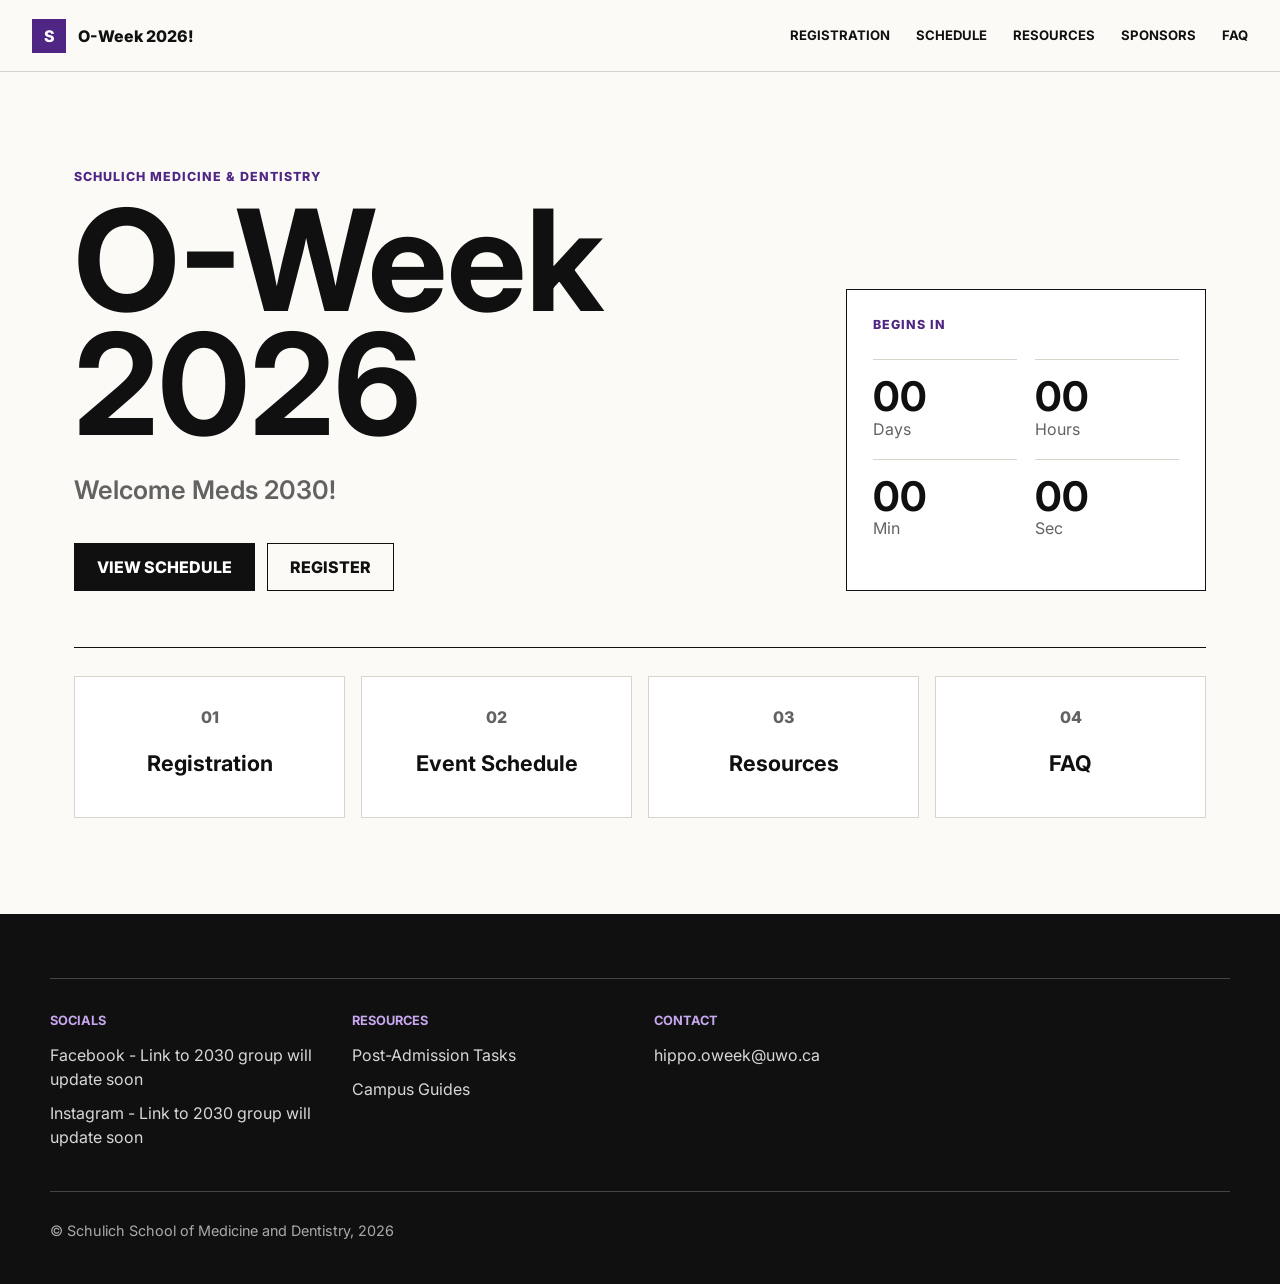
<file: index.html>
<!DOCTYPE html>
<html lang="en">
<head>
  <meta charset="UTF-8">
  <meta name="viewport" content="width=device-width, initial-scale=1.0">
  <meta name="description" content="Schulich Medicine Orientation Week 2025 for the Class of 2029.">
  <title>Schulich O-Week 2026</title>
  <link rel="preconnect" href="https://fonts.googleapis.com">
  <link rel="preconnect" href="https://fonts.gstatic.com" crossorigin>
  <link href="https://fonts.googleapis.com/css2?family=Inter:wght@400;500;600;700;800&display=swap" rel="stylesheet">
  <link rel="stylesheet" href="styles.css">
</head>
<body>
  <header class="site-header" data-header>
    <a class="brand" href="index.html" aria-label="Schulich Orientation Week home">
      <span class="brand-mark">S</span>
      <span>O-Week 2026!</span>
    </a>
    <button class="nav-toggle" type="button" data-nav-toggle aria-expanded="false" aria-controls="site-nav">
      <span></span><span></span><span></span><span class="sr-only">Open menu</span>
    </button>
    <nav class="site-nav" id="site-nav" data-nav>
      <a href="registration.html">Registration</a>
      <a href="schedule.html">Schedule</a>
      <a href="resources.html">Resources</a>
      <a href="sponsors.html">Sponsors</a>
      <a href="faq.html">FAQ</a>
    </nav>
  </header>

  <main>
    <section class="hero section">
      <div class="hero-grid">
        <div class="hero-copy reveal">
          <p class="eyebrow">Schulich Medicine &amp; Dentistry</p>
          <h1>O-Week 2026</h1>
          <p class="hero-subtitle">Welcome Meds 2030!</p>
          <div class="hero-actions">
            <a class="button button-dark" href="schedule.html">View Schedule</a>
            <!-- EDIT LINK: replace registration.html with the final registration/payment URL if preferred. -->
            <a class="button button-light" href="registration.html">Register</a>
          </div>
        </div>
        <aside class="countdown-panel reveal" aria-label="Countdown to Orientation Week">
          <p class="panel-label">Begins In</p>
          <!-- EDIT DATE: update data-countdown-target when the official O-Week start date/time changes. -->
          <div class="countdown" data-countdown-target="2026-08-25T09:00:00-04:00">
            <div><strong data-days>00</strong><span>Days</span></div>
            <div><strong data-hours>00</strong><span>Hours</span></div>
            <div><strong data-minutes>00</strong><span>Min</span></div>
            <div><strong data-seconds>00</strong><span>Sec</span></div>
          </div>
          <p class="countdown-note"></p>
        </aside>
      </div>

      <div class="editorial-cards reveal" aria-label="Major sections">
        <a class="editorial-card" href="registration.html"><span>01</span><h2>Registration</h2><p></p></a>
        <a class="editorial-card" href="schedule.html"><span>02</span><h2>Event Schedule</h2><p></p></a>
        <a class="editorial-card" href="resources.html"><span>03</span><h2>Resources</h2><p></p></a>
        <a class="editorial-card" href="faq.html"><span>04</span><h2>FAQ</h2><p></p></a>
      </div>
    </section>
  </main>

  <footer class="site-footer">
    <div class="footer-columns">
      <div><h3>Socials</h3><!-- EDIT LINKS: replace # values with final Facebook and Instagram URLs. --><a href="#">Facebook - Link to 2030 group will update soon</a><a href="#">Instagram - Link to 2030 group will update soon</a></div>
      <div><h3>Resources</h3><a href="resources.html">Post-Admission Tasks</a><a href="resources.html">Campus Guides</a></div>
      <div><h3>Contact</h3><a href="mailto:hippo.oweek@uwo.ca">hippo.oweek@uwo.ca</a></div>
    </div>
    <div class="footer-bottom"><p>&copy; Schulich School of Medicine and Dentistry, 2026</p><p></p></div>
  </footer>

  <script src="script.js"></script>
</body>
</html>
</file>
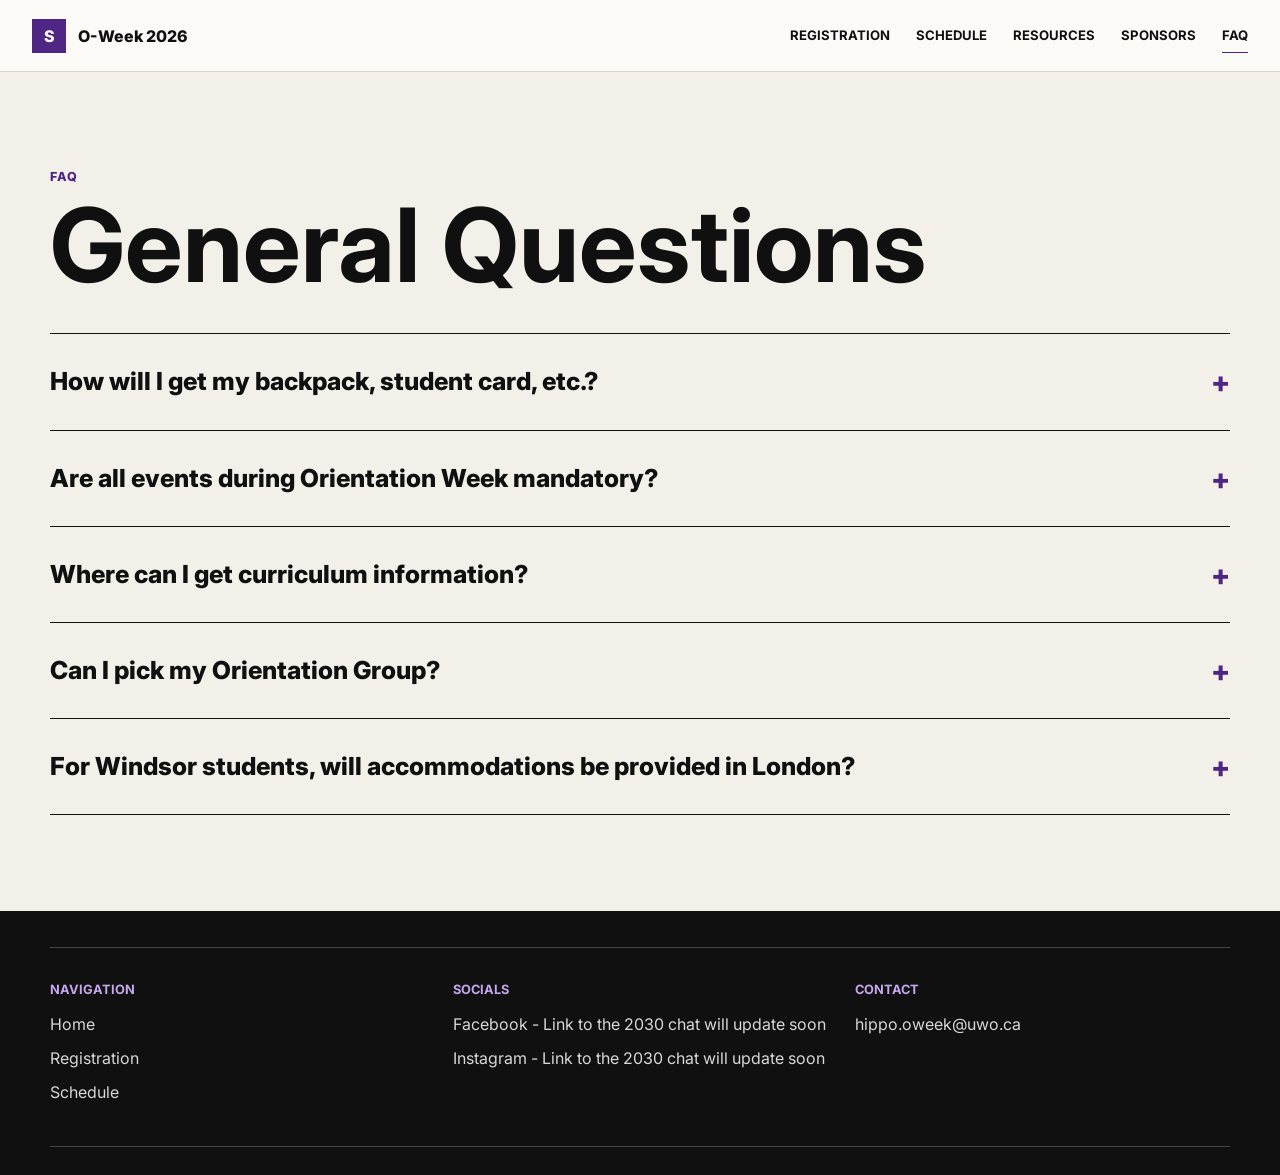
<file: faq.html>
<!DOCTYPE html>
<html lang="en">
<head>
  <meta charset="UTF-8">
  <meta name="viewport" content="width=device-width, initial-scale=1.0">
  <title>FAQ | Schulich O-Week 2026</title>
  <link rel="preconnect" href="https://fonts.googleapis.com">
  <link rel="preconnect" href="https://fonts.gstatic.com" crossorigin>
  <link href="https://fonts.googleapis.com/css2?family=Inter:wght@400;500;600;700;800&display=swap" rel="stylesheet">
  <link rel="stylesheet" href="styles.css">
</head>
<body>
  <header class="site-header" data-header><a class="brand" href="index.html"><span class="brand-mark">S</span><span>O-Week 2026</span></a><button class="nav-toggle" type="button" data-nav-toggle aria-expanded="false" aria-controls="site-nav"><span></span><span></span><span></span><span class="sr-only">Open menu</span></button><nav class="site-nav" id="site-nav" data-nav><a href="registration.html">Registration</a><a href="schedule.html">Schedule</a><a href="resources.html">Resources</a><a href="sponsors.html">Sponsors</a><a href="faq.html" aria-current="page">FAQ</a></nav></header>
  <main class="muted-page">
    <section class="section page-section muted-section">
      <div class="section-heading reveal"><p class="eyebrow">FAQ</p><h1 class="page-title">General Questions</h1></div>
      <div class="faq-list reveal">
        <article class="faq-item"><button type="button" aria-expanded="false">How will I get my backpack, student card, etc.?</button><div class="faq-answer"><p>Backpacks will be distributed during UME programming during O-Week. Last year, they were handed out on the Wednesday! Watch for official UME email about student card details.</p></div></article>
        <article class="faq-item"><button type="button" aria-expanded="false">Are all events during Orientation Week mandatory?</button><div class="faq-answer"><p>UME programming is mandatory. Student-led events are highly encouraged and are designed to help you meet classmates and upper-year mentors, however they are not mandatory. If you are unable to attend student-led programming, please let your O-Week leaders know!.</p></div></article>
        <article class="faq-item"><button type="button" aria-expanded="false">Where can I get curriculum information?</button><div class="faq-answer"><p>School calendars are created by UME and distributed via Elentra. Access to Elentra will be communicated with you through email (check your UWO email address) in August.</p></div></article>
        <article class="faq-item"><button type="button" aria-expanded="false">Can I pick my Orientation Group?</button><div class="faq-answer"><p>Unfortunately not - groups are created to help you meet as many classmates as possible. But don't worry, we have also scheduled many larger team events and class-wide socials that will allow you to grow your network here at Schulich!</p></div></article>
        <article class="faq-item"><button type="button" aria-expanded="false">For Windsor students, will accommodations be provided in London?</button><div class="faq-answer"><p>The Learner Experience Office coordinates accommodations for Windsor students. Please monitor your email and contact LEO or the O-Week team with questions.</p></div></article>
      </div>
    </section>
  </main>
  <footer class="site-footer compact-footer"><div class="footer-columns"><div><h3>Navigation</h3><a href="index.html">Home</a><a href="registration.html">Registration</a><a href="schedule.html">Schedule</a></div><div><h3>Socials</h3><!-- EDIT LINKS: replace # values with final Facebook and Instagram URLs. --><a href="#">Facebook - Link to the 2030 chat will update soon</a><a href="#">Instagram - Link to the 2030 chat will update soon</a></div><div><h3>Contact</h3><a href="mailto:hippo.oweek@uwo.ca">hippo.oweek@uwo.ca</a></div></div></footer>
  <script src="script.js"></script>
</body>
</html>
</file>
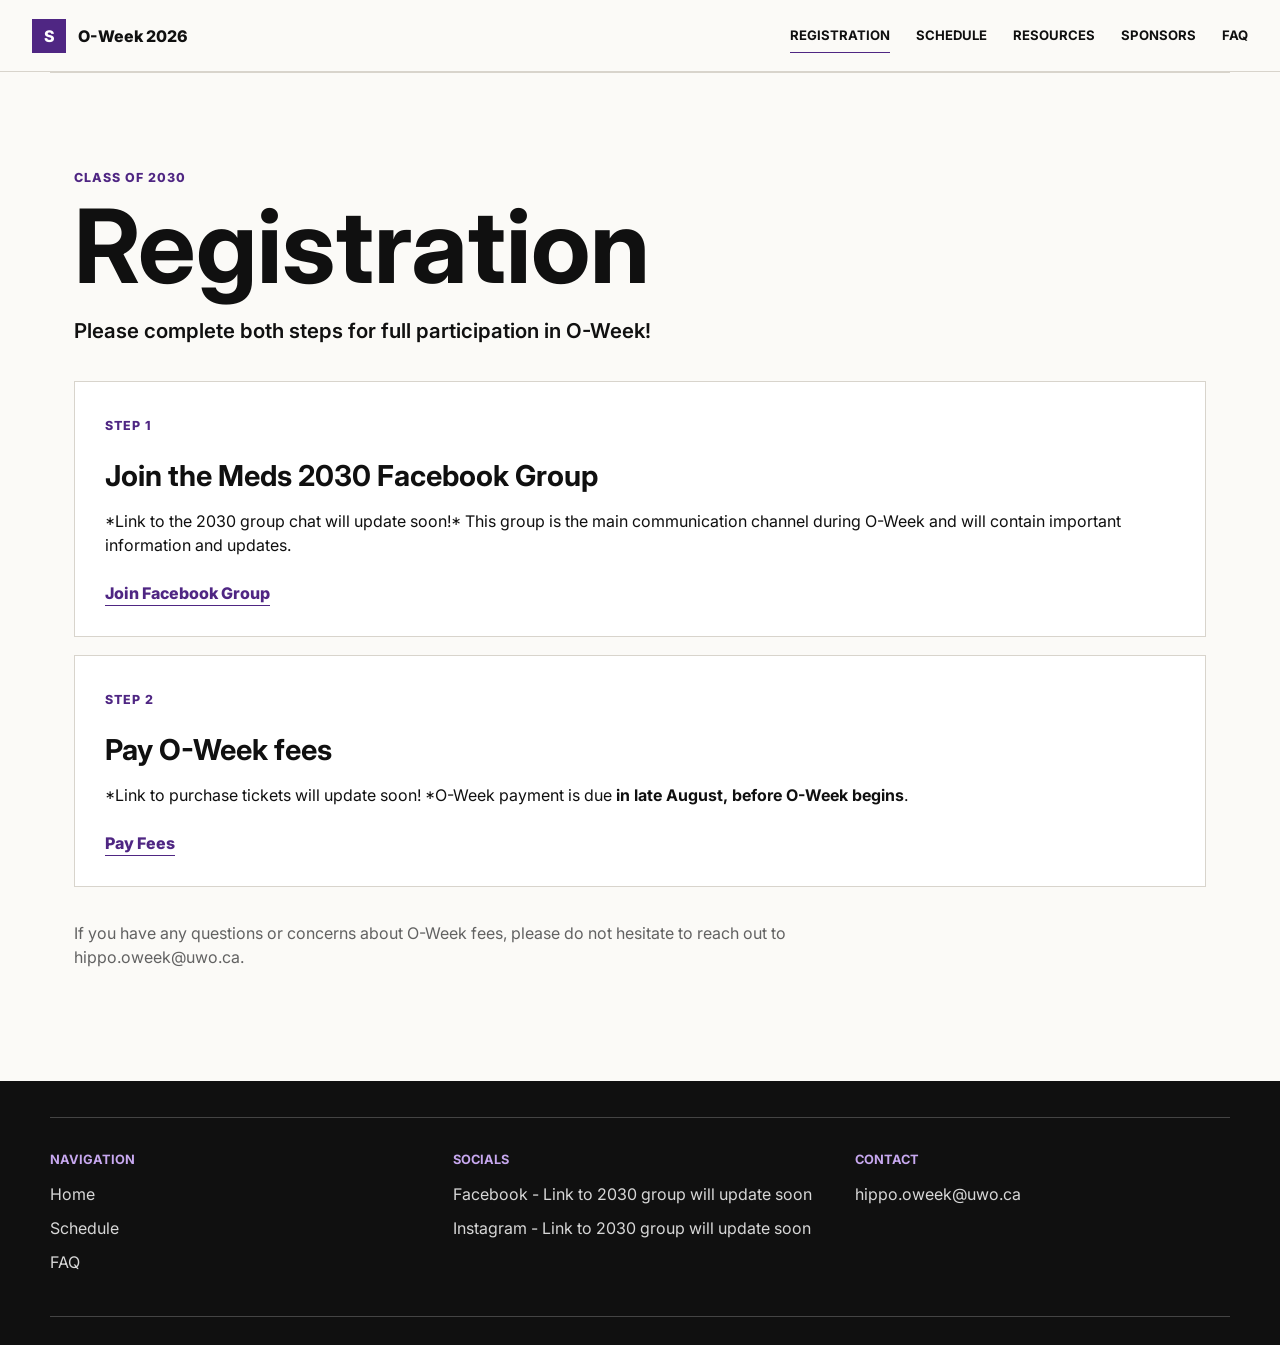
<file: registration.html>
<!DOCTYPE html>
<html lang="en">
<head>
  <meta charset="UTF-8">
  <meta name="viewport" content="width=device-width, initial-scale=1.0">
  <title>Registration | Schulich O-Week 2026</title>
  <link rel="preconnect" href="https://fonts.googleapis.com">
  <link rel="preconnect" href="https://fonts.gstatic.com" crossorigin>
  <link href="https://fonts.googleapis.com/css2?family=Inter:wght@400;500;600;700;800&display=swap" rel="stylesheet">
  <link rel="stylesheet" href="styles.css">
</head>
<body>
  <header class="site-header" data-header>
    <a class="brand" href="index.html"><span class="brand-mark">S</span><span>O-Week 2026</span></a>
    <button class="nav-toggle" type="button" data-nav-toggle aria-expanded="false" aria-controls="site-nav"><span></span><span></span><span></span><span class="sr-only">Open menu</span></button>
    <nav class="site-nav" id="site-nav" data-nav><a href="registration.html" aria-current="page">Registration</a><a href="schedule.html">Schedule</a><a href="resources.html">Resources</a><a href="sponsors.html">Sponsors</a><a href="faq.html">FAQ</a></nav>
  </header>
  <main>
    <section class="section page-section registration-page">
      <div class="section-heading reveal"><p class="eyebrow">Class of 2030</p><h1 class="page-title">Registration</h1></div>
      <div class="content-column reveal">
        <p class="lead">Please complete both steps for full participation in O-Week!</p>
        <div class="step-list">
          <article class="step-card"><span class="step-number">Step 1</span><h2>Join the Meds 2030 Facebook Group</h2><p>*Link to the 2030 group chat will update soon!* This group is the main communication channel during O-Week and will contain important information and updates.</p><!-- EDIT LINK: replace # with the official Meds 2029 Facebook Group URL. --><a class="text-link" href="#">Join Facebook Group</a></article>
          <article class="step-card"><span class="step-number">Step 2</span><h2>Pay O-Week fees</h2><p>*Link to purchase tickets will update soon! *O-Week payment is due <strong>in late August, before O-Week begins</strong>. </p><!-- EDIT LINK: replace # with the final Western Storefront payment URL. --><a class="text-link" href="#">Pay Fees</a></article>
        </div>
        <p class="note">If you have any questions or concerns about O-Week fees, please do not hesitate to reach out to <a href="mailto:hippoowk@uwo.ca">hippo.oweek@uwo.ca</a>.</p>
      </div>
    </section>
  </main>
  <footer class="site-footer compact-footer"><div class="footer-columns"><div><h3>Navigation</h3><a href="index.html">Home</a><a href="schedule.html">Schedule</a><a href="faq.html">FAQ</a></div><div><h3>Socials</h3><!-- EDIT LINKS: replace # values with final Facebook and Instagram URLs. --><a href="#">Facebook - Link to 2030 group will update soon</a><a href="#">Instagram - Link to 2030 group will update soon</a></div><div><h3>Contact</h3><a href="mailto:hippo.oweek@uwo.ca">hippo.oweek@uwo.ca</a></div></div></footer>
  <script src="script.js"></script>
</body>
</html>
</file>
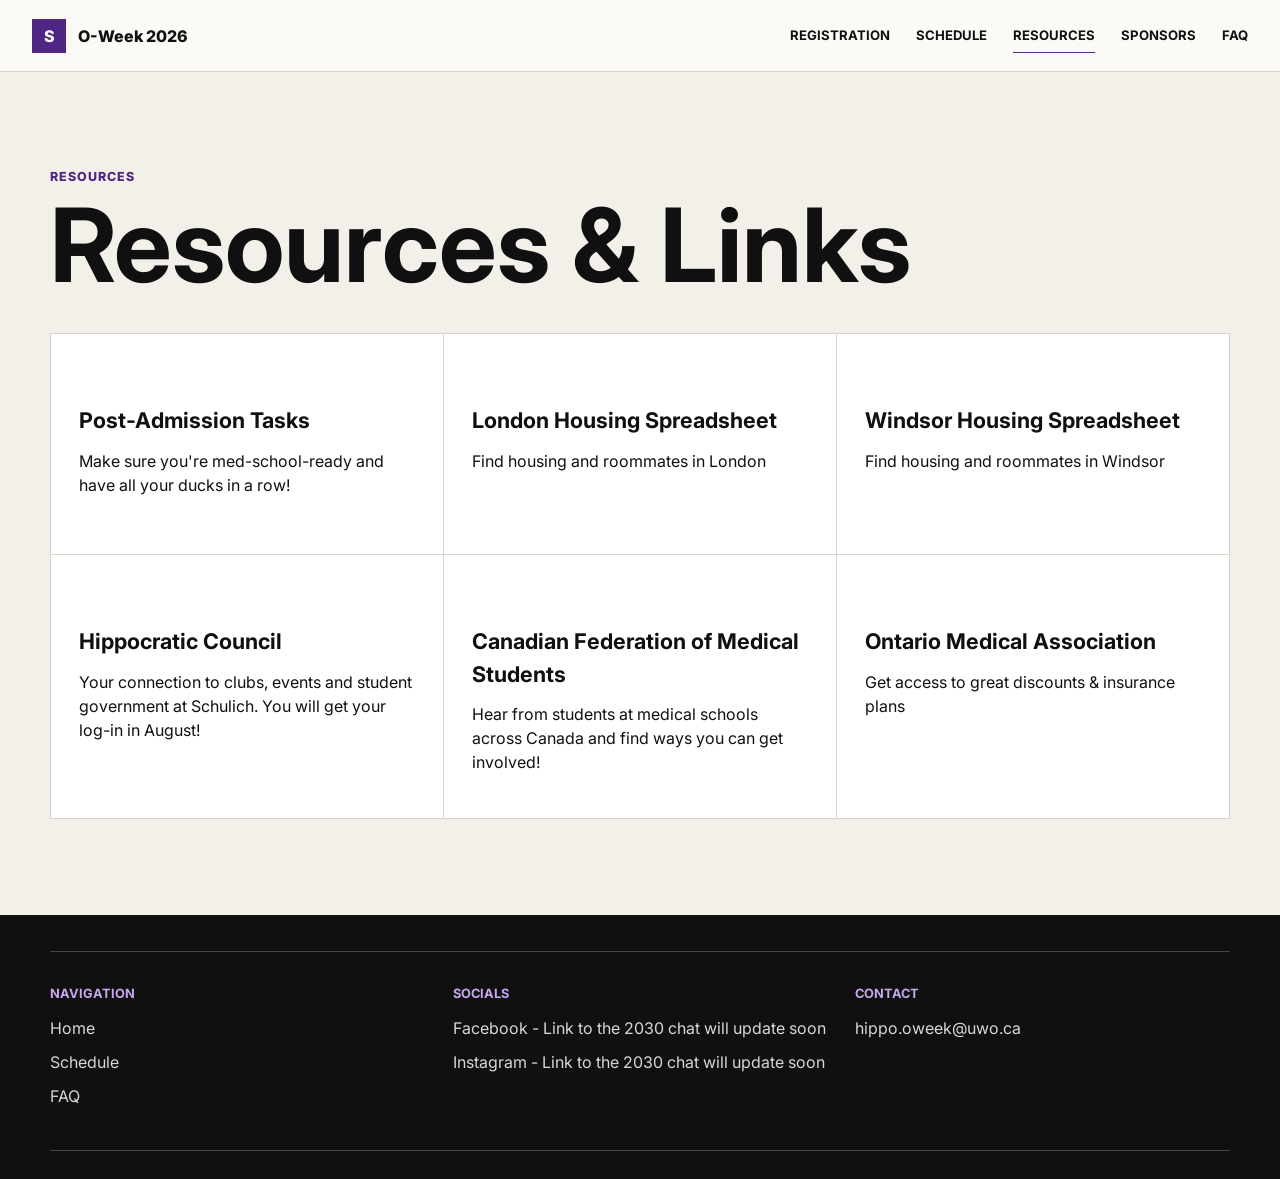
<file: resources.html>
<!DOCTYPE html>
<html lang="en">
<head>
  <meta charset="UTF-8">
  <meta name="viewport" content="width=device-width, initial-scale=1.0">
  <title>Resources | Schulich O-Week 2026</title>
  <link rel="preconnect" href="https://fonts.googleapis.com">
  <link rel="preconnect" href="https://fonts.gstatic.com" crossorigin>
  <link href="https://fonts.googleapis.com/css2?family=Inter:wght@400;500;600;700;800&display=swap" rel="stylesheet">
  <link rel="stylesheet" href="styles.css">
</head>
<body>
  <header class="site-header" data-header><a class="brand" href="index.html"><span class="brand-mark">S</span><span>O-Week 2026</span></a><button class="nav-toggle" type="button" data-nav-toggle aria-expanded="false" aria-controls="site-nav"><span></span><span></span><span></span><span class="sr-only">Open menu</span></button><nav class="site-nav" id="site-nav" data-nav><a href="registration.html">Registration</a><a href="schedule.html">Schedule</a><a href="resources.html" aria-current="page">Resources</a><a href="sponsors.html">Sponsors</a><a href="faq.html">FAQ</a></nav></header>
  <main class="muted-page">
    <section class="section page-section muted-section">
      <div class="section-heading reveal"><p class="eyebrow">Resources</p><h1 class="page-title">Resources & Links</h1></div>
      <div class="resource-grid reveal">
        <!-- EDIT LINKS: replace # values with official resource URLs or PDFs. -->
        <a class="resource-card" href="https://www.schulich.uwo.ca/med-dent-admissions/post-admission/medicine.html"><h2>Post-Admission Tasks</h2><p>Make sure you're med-school-ready and have all your ducks in a row!</p></a>
        <a class="resource-card" href="https://docs.google.com/spreadsheets/d/10kE8i3cYvp8uXxhJyEWV0QCOAwwu7GRhZof2BEp8be8/edit?gid=0#gid=0"><h2>London Housing Spreadsheet </h2><p>Find housing and roommates in London</p></a>
        <a class="resource-card" href="https://docs.google.com/spreadsheets/d/10kE8i3cYvp8uXxhJyEWV0QCOAwwu7GRhZof2BEp8be8/edit?gid=910305252#gid=910305252"><h2>Windsor Housing Spreadsheet</h2><p>Find housing and roommates in Windsor</p></a>
        <a class="resource-card" href="https://uwomeds.com/"><h2>Hippocratic Council</h2><p>Your connection to clubs, events and student government at Schulich. You will get your log-in in August!</p></a>
        <a class="resource-card" href="https://www.cfms.org/"><h2>Canadian Federation of Medical Students</h2><p>Hear from students at medical schools across Canada and find ways you can get involved!</p></a>
        <a class="resource-card" href="https://www.oma.org/"><h2>Ontario Medical Association</h2><p>Get access to great discounts & insurance plans</p></a>
      </div>
    </section>
  </main>
  <footer class="site-footer compact-footer"><div class="footer-columns"><div><h3>Navigation</h3><a href="index.html">Home</a><a href="schedule.html">Schedule</a><a href="faq.html">FAQ</a></div><div><h3>Socials</h3><!-- EDIT LINKS: replace # values with final Facebook and Instagram URLs. --><a href="#">Facebook - Link to the 2030 chat will update soon</a><a href="#">Instagram - Link to the 2030 chat will update soon</a></div><div><h3>Contact</h3><a href="mailto:hippo.oweek@uwo.ca">hippo.oweek@uwo.ca</a></div></div></footer>
  <script src="script.js"></script>
</body>
</html>
</file>
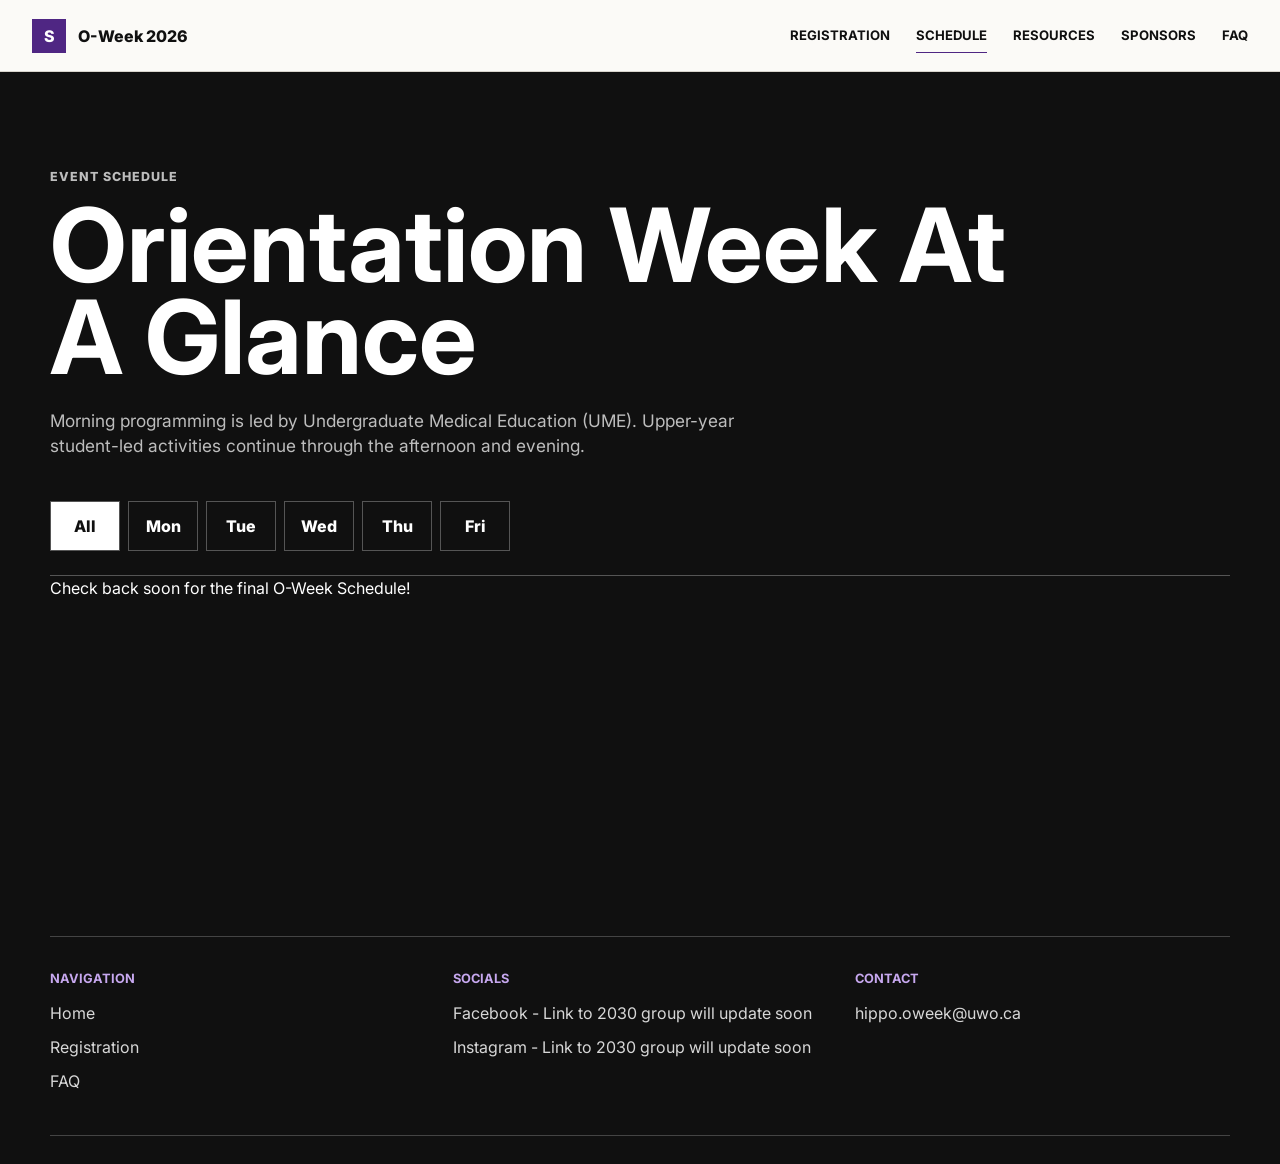
<file: schedule.html>
<!DOCTYPE html>
<html lang="en">
<head>
  <meta charset="UTF-8">
  <meta name="viewport" content="width=device-width, initial-scale=1.0">
  <title>Event Schedule | Schulich O-Week 2026</title>
  <link rel="preconnect" href="https://fonts.googleapis.com">
  <link rel="preconnect" href="https://fonts.gstatic.com" crossorigin>
  <link href="https://fonts.googleapis.com/css2?family=Inter:wght@400;500;600;700;800&display=swap" rel="stylesheet">
  <link rel="stylesheet" href="styles.css">
</head>
<body>
  <header class="site-header" data-header>
    <a class="brand" href="index.html"><span class="brand-mark">S</span><span>O-Week 2026</span></a>
    <button class="nav-toggle" type="button" data-nav-toggle aria-expanded="false" aria-controls="site-nav"><span></span><span></span><span></span><span class="sr-only">Open menu</span></button>
    <nav class="site-nav" id="site-nav" data-nav><a href="registration.html">Registration</a><a href="schedule.html" aria-current="page">Schedule</a><a href="resources.html">Resources</a><a href="sponsors.html">Sponsors</a><a href="faq.html">FAQ</a></nav>
  </header>
  <main class="dark-page">
    <section class="section page-section dark-section">
      <div class="section-heading reveal"><p class="eyebrow">Event Schedule</p><h1 class="page-title">Orientation Week At A Glance</h1><p>Morning programming is led by Undergraduate Medical Education (UME). 
        Upper-year student-led activities continue through the afternoon and evening.</p></div>
      <div class="schedule-shell reveal">
        <div class="schedule-tabs" role="tablist" aria-label="Filter schedule by day"><button class="tab is-active" type="button" data-filter="all">All</button><button class="tab" type="button" data-filter="mon">Mon</button><button class="tab" type="button" data-filter="tue">Tue</button><button class="tab" type="button" data-filter="wed">Wed</button><button class="tab" type="button" data-filter="thu">Thu</button><button class="tab" type="button" data-filter="fri">Fri</button></div>
        <div class="schedule-list" data-schedule-list>
              Check back soon for the final O-Week Schedule!
        </div>
      </div>
    </section>
  </main>
  <footer class="site-footer compact-footer"><div class="footer-columns"><div><h3>Navigation</h3><a href="index.html">Home</a><a href="registration.html">Registration</a><a href="faq.html">FAQ</a></div><div><h3>Socials</h3><!-- EDIT LINKS: replace # values with final Facebook and Instagram URLs. --><a href="#">Facebook - Link to 2030 group will update soon</a><a href="#">Instagram - Link to 2030 group will update soon</a></div><div><h3>Contact</h3><a href="mailto:hippo.oweek@uwo.ca">hippo.oweek@uwo.ca</a></div></div></footer>
  <script src="script.js"></script>
</body>
</html>
</file>
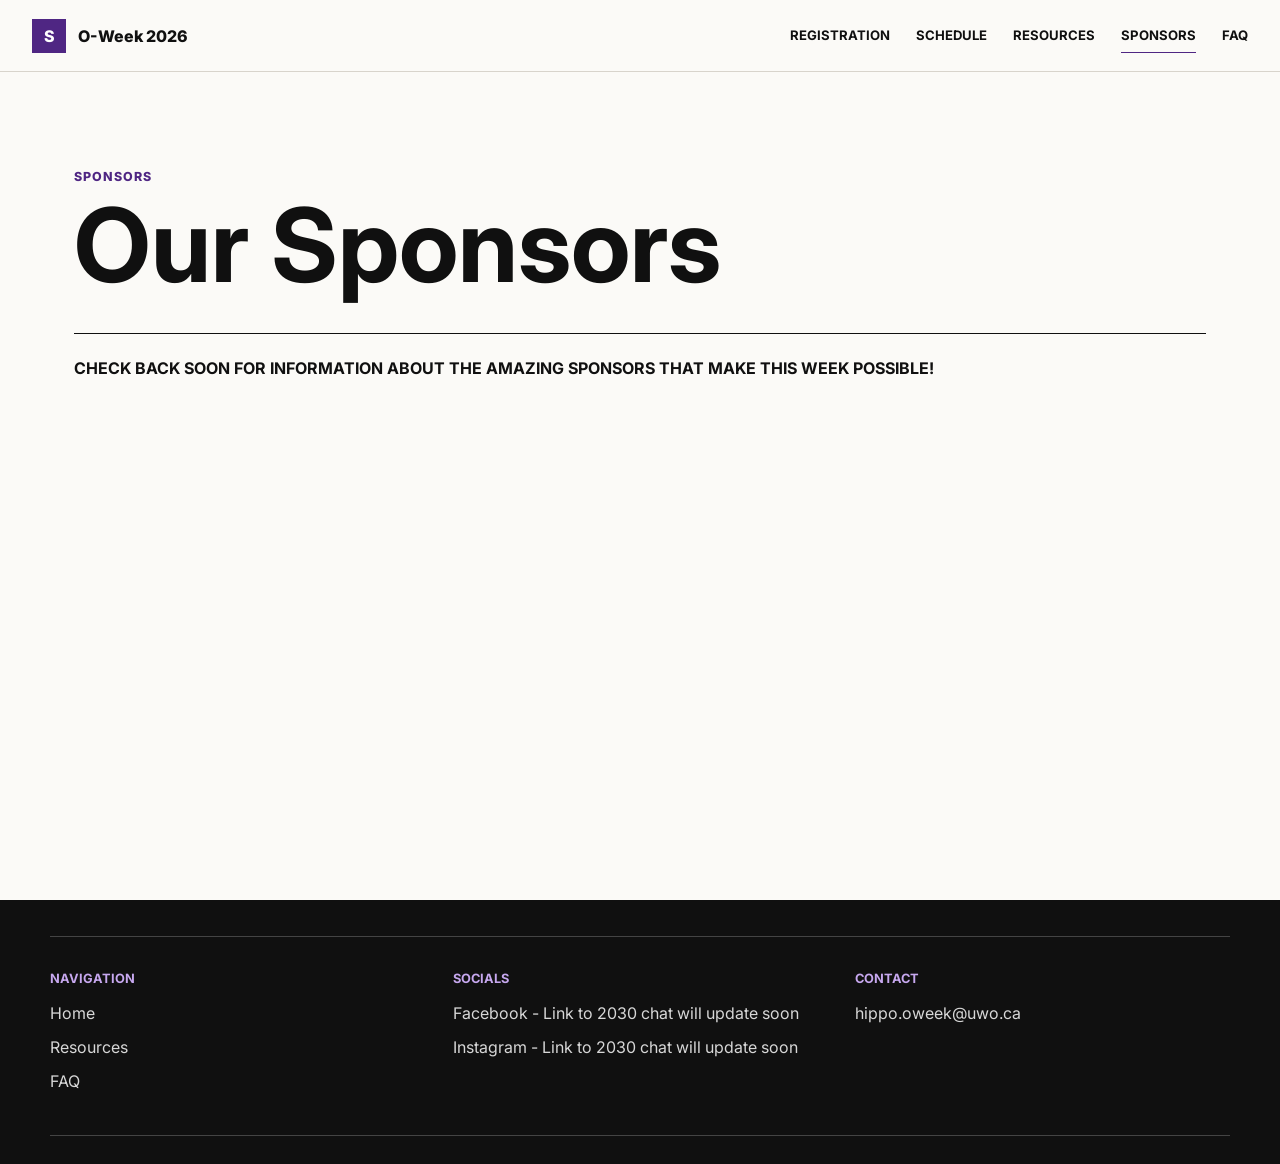
<file: sponsors.html>
<!DOCTYPE html>
<html lang="en">
<head>
  <meta charset="UTF-8">
  <meta name="viewport" content="width=device-width, initial-scale=1.0">
  <title>Sponsors | Schulich O-Week 2026</title>
  <link rel="preconnect" href="https://fonts.googleapis.com">
  <link rel="preconnect" href="https://fonts.gstatic.com" crossorigin>
  <link href="https://fonts.googleapis.com/css2?family=Inter:wght@400;500;600;700;800&display=swap" rel="stylesheet">
  <link rel="stylesheet" href="styles.css">
</head>
<body>
  <header class="site-header" data-header><a class="brand" href="index.html"><span class="brand-mark">S</span><span>O-Week 2026</span></a><button class="nav-toggle" type="button" data-nav-toggle aria-expanded="false" aria-controls="site-nav"><span></span><span></span><span></span><span class="sr-only">Open menu</span></button><nav class="site-nav" id="site-nav" data-nav><a href="registration.html">Registration</a><a href="schedule.html">Schedule</a><a href="resources.html">Resources</a><a href="sponsors.html" aria-current="page">Sponsors</a><a href="faq.html">FAQ</a></nav></header>
  <main>
    <section class="section page-section">
      <div class="section-heading reveal"><p class="eyebrow">Sponsors</p><h1 class="page-title">Our Sponsors</h1></div>
      <div class="sponsor-tiers reveal">
        <!-- EDIT SPONSORS: replace placeholder blocks with logo images and sponsor links as available. -->
        <section class="tier"><h2>Check back soon for information about the amazing sponsors that make this week possible!
      </div>
    </section>
  </main>
  <footer class="site-footer compact-footer"><div class="footer-columns"><div><h3>Navigation</h3><a href="index.html">Home</a><a href="resources.html">Resources</a><a href="faq.html">FAQ</a></div><div><h3>Socials</h3><!-- EDIT LINKS: replace # values with final Facebook and Instagram URLs. --><a href="#">Facebook - Link to 2030 chat will update soon</a><a href="#">Instagram - Link to 2030 chat will update soon</a></div><div><h3>Contact</h3><a href="mailto:hippo.oweek@uwo.ca">hippo.oweek@uwo.ca</a></div></div></footer>
  <script src="script.js"></script>
</body>
</html>
</file>
<file: styles.css>
:root {
  --bg: #fbfaf7;
  --surface: #ffffff;
  --ink: #101010;
  --muted: #626262;
  --line: #d8d4cc;
  --purple: #4f2683;
  --purple-dark: #34145f;
  --soft-purple: #f1ecf7;
  --max-width: 1180px;
  --header-height: 72px;
}

* {
  box-sizing: border-box;
}

html {
  scroll-behavior: smooth;
}

body {
  margin: 0;
  color: var(--ink);
  background: var(--bg);
  font-family: "Inter", Arial, sans-serif;
  line-height: 1.5;
}

a {
  color: inherit;
  text-decoration: none;
}

button {
  font: inherit;
}

.sr-only {
  position: absolute;
  width: 1px;
  height: 1px;
  padding: 0;
  margin: -1px;
  overflow: hidden;
  clip: rect(0, 0, 0, 0);
  white-space: nowrap;
  border: 0;
}

.site-header {
  position: sticky;
  top: 0;
  z-index: 20;
  display: flex;
  align-items: center;
  justify-content: space-between;
  min-height: var(--header-height);
  padding: 0 32px;
  background: rgba(251, 250, 247, 0.92);
  border-bottom: 1px solid var(--line);
  backdrop-filter: blur(18px);
}

.brand,
.site-nav {
  display: flex;
  align-items: center;
}

.brand {
  gap: 12px;
  font-weight: 800;
  letter-spacing: 0;
}

.brand-mark {
  display: grid;
  width: 34px;
  height: 34px;
  place-items: center;
  color: #fff;
  background: var(--purple);
  font-weight: 800;
}

.site-nav {
  gap: 26px;
  font-size: 0.82rem;
  font-weight: 700;
  text-transform: uppercase;
}

.site-nav a {
  position: relative;
}

.site-nav a::after {
  position: absolute;
  right: 0;
  bottom: -8px;
  left: 0;
  height: 1px;
  background: var(--purple);
  content: "";
  transform: scaleX(0);
  transform-origin: left;
  transition: transform 180ms ease;
}

.site-nav a:hover::after {
  transform: scaleX(1);
}

.site-nav a[aria-current="page"]::after {
  transform: scaleX(1);
}

.nav-toggle {
  display: none;
  width: 42px;
  height: 42px;
  padding: 10px;
  background: transparent;
  border: 1px solid var(--ink);
}

.nav-toggle span:not(.sr-only) {
  display: block;
  height: 2px;
  margin: 5px 0;
  background: var(--ink);
}

.section {
  width: 100%;
  max-width: var(--max-width);
  margin: 0 auto;
  padding: 96px 24px;
  scroll-margin-top: var(--header-height);
}

.hero {
  min-height: calc(100vh - var(--header-height));
  display: flex;
  flex-direction: column;
  justify-content: center;
}

.hero-grid {
  display: grid;
  grid-template-columns: minmax(0, 1fr) 360px;
  gap: 56px;
  align-items: end;
  padding-bottom: 56px;
  border-bottom: 1px solid var(--ink);
}

.hero-copy,
.countdown-panel {
  min-width: 0;
}

.eyebrow,
.panel-label,
.step-number,
.feature-card span,
.sponsor-card span {
  color: var(--purple);
  font-size: 0.78rem;
  font-weight: 800;
  letter-spacing: 0.08em;
  text-transform: uppercase;
}

h1,
h2,
h3,
h4,
p {
  margin-top: 0;
}

h1 {
  max-width: 970px;
  margin-bottom: 24px;
  font-size: clamp(4rem, 11vw, 9.8rem);
  line-height: 0.88;
  letter-spacing: 0;
  overflow-wrap: break-word;
}

.page-section {
  min-height: calc(100vh - var(--header-height));
}

.page-title {
  max-width: 980px;
  margin-bottom: 24px;
  font-size: clamp(3rem, 8vw, 7.4rem);
  line-height: 0.9;
}

.hero-subtitle {
  max-width: 620px;
  color: var(--muted);
  font-size: clamp(1.35rem, 2vw, 2.2rem);
  font-weight: 600;
}

.hero-actions {
  display: flex;
  flex-wrap: wrap;
  gap: 12px;
  margin-top: 34px;
}

.button {
  display: inline-flex;
  align-items: center;
  justify-content: center;
  min-height: 48px;
  padding: 0 22px;
  border: 1px solid var(--ink);
  font-weight: 800;
  text-transform: uppercase;
  transition: background 180ms ease, color 180ms ease, transform 180ms ease;
}

.button:hover {
  transform: translateY(-2px);
}

.button-dark {
  color: #fff;
  background: var(--ink);
}

.button-light {
  background: transparent;
}

.button-light:hover {
  color: #fff;
  background: var(--purple);
  border-color: var(--purple);
}

.countdown-panel {
  padding: 26px;
  background: var(--surface);
  border: 1px solid var(--ink);
}

.countdown {
  display: grid;
  grid-template-columns: repeat(2, 1fr);
  gap: 18px;
  margin: 24px 0;
}

.countdown div {
  padding-top: 16px;
  border-top: 1px solid var(--line);
}

.countdown strong {
  display: block;
  font-size: 2.55rem;
  line-height: 1;
}

.countdown span,
.countdown-note,
.meta,
.note {
  color: var(--muted);
}

.editorial-cards,
.card-grid,
.resource-grid,
.sponsor-grid {
  display: grid;
  gap: 1px;
  background: var(--line);
  border: 1px solid var(--line);
}

.editorial-cards {
  grid-template-columns: repeat(4, 1fr);
  gap: 16px;
  margin-top: 28px;
  background: transparent;
  border: 0;
}

.editorial-card,
.feature-card,
.resource-card,
.sponsor-card,
.step-card {
  background: var(--surface);
  transition: transform 180ms ease, background 180ms ease;
}

.editorial-card {
  display: flex;
  min-height: 142px;
  flex-direction: column;
  align-items: center;
  justify-content: center;
  padding: 18px;
  border: 1px solid var(--line);
  text-align: center;
}

.editorial-card:hover,
.feature-card:hover,
.resource-card:hover,
.sponsor-card:hover {
  background: var(--soft-purple);
}

.editorial-card span {
  color: var(--muted);
  font-weight: 800;
}

.editorial-card h2,
.feature-card h2,
.feature-card h3,
.resource-card h2,
.resource-card h3,
.sponsor-card h3,
.sponsor-card h4 {
  margin: 42px 0 12px;
  font-size: 1.35rem;
}

.editorial-card h2 {
  margin: 18px 0 10px;
}

.editorial-card p {
  max-width: 230px;
  margin-bottom: 0;
}

.split-section {
  display: grid;
  grid-template-columns: minmax(220px, 0.8fr) minmax(0, 1.2fr);
  gap: 64px;
  border-top: 1px solid var(--line);
}

.registration-page {
  border-top: 1px solid var(--line);
}

.registration-page .section-heading,
.registration-page .content-column {
  max-width: 100%;
}

.registration-page .lead,
.registration-page .note {
  max-width: 760px;
}

.section-heading h2 {
  margin-bottom: 18px;
  font-size: clamp(2.4rem, 5vw, 5.8rem);
  line-height: 0.95;
}

.section-heading p:not(.eyebrow) {
  max-width: 720px;
  color: var(--muted);
  font-size: 1.08rem;
}

.lead {
  font-size: 1.28rem;
  font-weight: 600;
}

.step-list {
  display: grid;
  gap: 18px;
  margin: 34px 0;
}

.step-card {
  padding: 30px;
  border: 1px solid var(--line);
}

.step-card h2,
.step-card h3 {
  margin: 18px 0 12px;
  font-size: 1.8rem;
}

.text-link {
  display: inline-block;
  margin-top: 8px;
  color: var(--purple);
  font-weight: 800;
  border-bottom: 1px solid currentColor;
}

.dark-section {
  max-width: none;
  color: #fff;
  background: var(--ink);
}

.dark-section > * {
  max-width: var(--max-width);
  margin-right: auto;
  margin-left: auto;
}

.dark-section .section-heading p,
.dark-section .meta {
  color: #bdbdbd;
}

.dark-section .eyebrow {
  color: #c7a8ef;
}

.schedule-shell {
  margin-top: 42px;
}

.schedule-tabs {
  display: flex;
  flex-wrap: wrap;
  gap: 8px;
  margin-bottom: 24px;
}

.tab {
  min-width: 70px;
  padding: 12px 16px;
  color: #fff;
  background: transparent;
  border: 1px solid #555;
  cursor: pointer;
  font-weight: 800;
}

.tab.is-active,
.tab:hover {
  background: #fff;
  color: var(--ink);
}

.schedule-list {
  border-top: 1px solid #555;
}

.schedule-item {
  display: grid;
  grid-template-columns: 180px minmax(0, 1fr);
  gap: 28px;
  padding: 28px 0;
  border-bottom: 1px solid #555;
}

.schedule-item.is-hidden {
  display: none;
}

.schedule-item time {
  color: #c7a8ef;
  font-weight: 800;
}

.schedule-item h2,
.schedule-item h3 {
  margin-bottom: 8px;
  font-size: 1.5rem;
}

.three {
  grid-template-columns: repeat(3, 1fr);
}

.feature-card,
.resource-card {
  min-height: 220px;
  padding: 28px;
}

.muted-section {
  max-width: none;
  background: #f3f0ea;
}

.muted-section > * {
  max-width: var(--max-width);
  margin-right: auto;
  margin-left: auto;
}

.resource-grid {
  grid-template-columns: repeat(3, 1fr);
  margin-top: 42px;
}

.gallery-page {
  border-top: 1px solid var(--line);
}

.gallery-grid {
  display: grid;
  grid-auto-flow: dense;
  grid-auto-rows: 180px;
  grid-template-columns: repeat(4, minmax(0, 1fr));
  gap: 18px;
  margin-top: 42px;
}

.gallery-tile {
  position: relative;
  min-height: 180px;
  overflow: hidden;
  background:
    linear-gradient(135deg, transparent 49.7%, var(--line) 50%, transparent 50.3%),
    linear-gradient(45deg, #f6f3ee, #ffffff);
  border: 1px solid var(--line);
}

.gallery-tile::after {
  position: absolute;
  inset: 14px;
  border: 1px solid rgba(16, 16, 16, 0.08);
  content: "";
}

.gallery-tile-large {
  grid-column: span 2;
  grid-row: span 2;
}

.gallery-tile-tall {
  grid-row: span 2;
}

.gallery-tile img {
  display: block;
  width: 100%;
  height: 100%;
  object-fit: cover;
}

.gallery-tile:nth-child(2n) {
  transition-delay: 80ms;
}

.gallery-tile:nth-child(3n) {
  transition-delay: 150ms;
}

.sponsor-tiers {
  display: grid;
  gap: 44px;
  margin-top: 42px;
}

.tier {
  padding-top: 22px;
  border-top: 1px solid var(--ink);
}

.tier > h2,
.tier > h3 {
  margin-bottom: 18px;
  font-size: 1rem;
  text-transform: uppercase;
}

.sponsor-grid {
  grid-template-columns: repeat(4, 1fr);
}

.sponsor-card {
  min-height: 210px;
  padding: 24px;
}

.sponsor-card h4 {
  margin-top: 34px;
}

.faq-list {
  margin-top: 42px;
  border-top: 1px solid var(--ink);
}

.faq-item {
  border-bottom: 1px solid var(--ink);
}

.faq-item button {
  display: flex;
  width: 100%;
  align-items: center;
  justify-content: space-between;
  padding: 26px 0;
  color: var(--ink);
  background: transparent;
  border: 0;
  cursor: pointer;
  font-size: clamp(1.1rem, 2vw, 1.55rem);
  font-weight: 800;
  text-align: left;
}

.faq-item button::after {
  content: "+";
  margin-left: 20px;
  color: var(--purple);
  font-size: 1.8rem;
}

.faq-item button[aria-expanded="true"]::after {
  content: "-";
}

.faq-answer {
  max-height: 0;
  overflow: hidden;
  transition: max-height 220ms ease;
}

.faq-answer p {
  max-width: 780px;
  padding-bottom: 24px;
  color: var(--muted);
}

.site-footer {
  padding: 64px 32px 28px;
  color: #fff;
  background: var(--ink);
}

.compact-footer {
  padding-top: 36px;
}

.compact-footer .footer-columns {
  grid-template-columns: repeat(3, 1fr);
}

.footer-brand {
  max-width: var(--max-width);
  margin: 0 auto 56px;
}

.footer-brand h2 {
  max-width: 820px;
  font-size: clamp(2.4rem, 6vw, 5.5rem);
  line-height: 0.95;
}

.footer-columns {
  display: grid;
  max-width: var(--max-width);
  margin: 0 auto;
  grid-template-columns: repeat(4, 1fr);
  gap: 28px;
  padding: 32px 0;
  border-top: 1px solid #444;
  border-bottom: 1px solid #444;
}

.footer-columns h3 {
  color: #c7a8ef;
  font-size: 0.8rem;
  text-transform: uppercase;
}

.footer-columns a {
  display: block;
  margin: 10px 0;
  color: #d7d7d7;
}

.footer-bottom {
  display: flex;
  max-width: var(--max-width);
  justify-content: space-between;
  gap: 18px;
  margin: 28px auto 0;
  color: #aaa;
  font-size: 0.9rem;
}

.reveal {
  opacity: 0;
  transform: translateY(22px);
  transition: opacity 520ms ease, transform 520ms ease;
}

.reveal.is-visible {
  opacity: 1;
  transform: translateY(0);
}

@media (max-width: 920px) {
  .site-header {
    padding: 0 18px;
  }

  .nav-toggle {
    display: block;
  }

  .site-nav {
    position: fixed;
    top: var(--header-height);
    right: 0;
    left: 0;
    display: grid;
    gap: 0;
    padding: 12px 18px 24px;
    background: var(--bg);
    border-bottom: 1px solid var(--line);
    transform: translateY(-130%);
    transition: transform 220ms ease;
  }

  .site-nav.is-open {
    transform: translateY(0);
  }

  .site-nav a {
    padding: 16px 0;
    border-bottom: 1px solid var(--line);
  }

  .hero-grid,
  .split-section,
  .schedule-item {
    grid-template-columns: 1fr;
  }

  .editorial-cards,
  .gallery-grid,
  .resource-grid,
  .sponsor-grid,
  .footer-columns {
    grid-template-columns: repeat(2, 1fr);
  }

  .gallery-grid {
    grid-auto-rows: 160px;
  }

  .hero {
    min-height: auto;
  }
}

@media (max-width: 620px) {
  .section {
    padding: 70px 18px;
  }

  h1 {
    font-size: clamp(3.4rem, 18vw, 5rem);
  }

  .hero-grid {
    gap: 34px;
    padding-bottom: 34px;
  }

  .editorial-cards,
  .gallery-grid,
  .three,
  .resource-grid,
  .sponsor-grid,
  .footer-columns {
    grid-template-columns: 1fr;
  }

  .gallery-grid {
    grid-auto-rows: 220px;
  }

  .gallery-tile-large,
  .gallery-tile-tall {
    grid-column: auto;
    grid-row: auto;
  }

  .countdown {
    grid-template-columns: repeat(2, minmax(0, 1fr));
  }

  .footer-bottom {
    display: block;
  }
}
</file>
